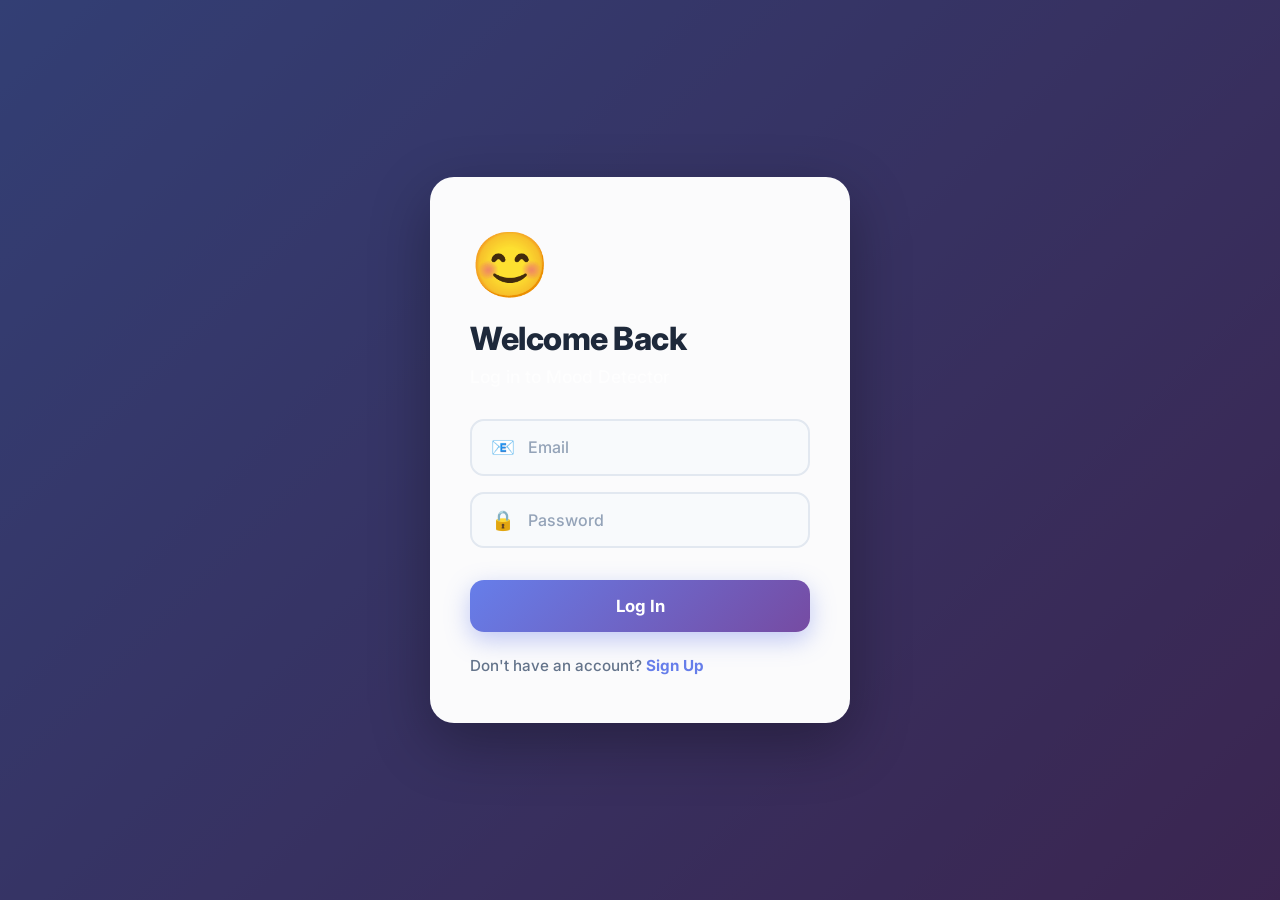
<file: login.html>
<!DOCTYPE html>
<html lang="en">
<head>
  <meta charset="UTF-8"/>
  <meta name="viewport" content="width=device-width, initial-scale=1.0"/>
  <title>Login – Mood Detector</title>
  <link rel="stylesheet" href="style.css"/>
</head>
<body>
  <div class="auth-box">
    <div class="auth-logo">😊</div>
    <h2>Welcome Back</h2>
    <p class="subtitle">Log in to Mood Detector</p>

    <form id="login-form">
      <div class="input-group">
        <span>📧</span>
        <input type="email" id="email" placeholder="Email" required/>
      </div>
      <div class="input-group">
        <span>🔒</span>
        <input type="password" id="password" placeholder="Password" required/>
      </div>
      <div id="error-msg" class="error-msg"></div>
      <button type="submit" class="auth-btn">Log In</button>
    </form>

    <p class="auth-switch">Don't have an account? <a href="signup.html">Sign Up</a></p>
  </div>
  <script src="auth.js"></script>
  <script>
    document.querySelectorAll('.auth-btn').forEach(btn => {
      btn.addEventListener('click', function(e) {
        const r = document.createElement('span');
        r.className = 'ripple';
        const rect = btn.getBoundingClientRect();
        r.style.left = (e.clientX - rect.left - 5) + 'px';
        r.style.top  = (e.clientY - rect.top - 5) + 'px';
        btn.appendChild(r);
        setTimeout(() => r.remove(), 600);
      });
    });
  </script>
</body>
</html>
</file>
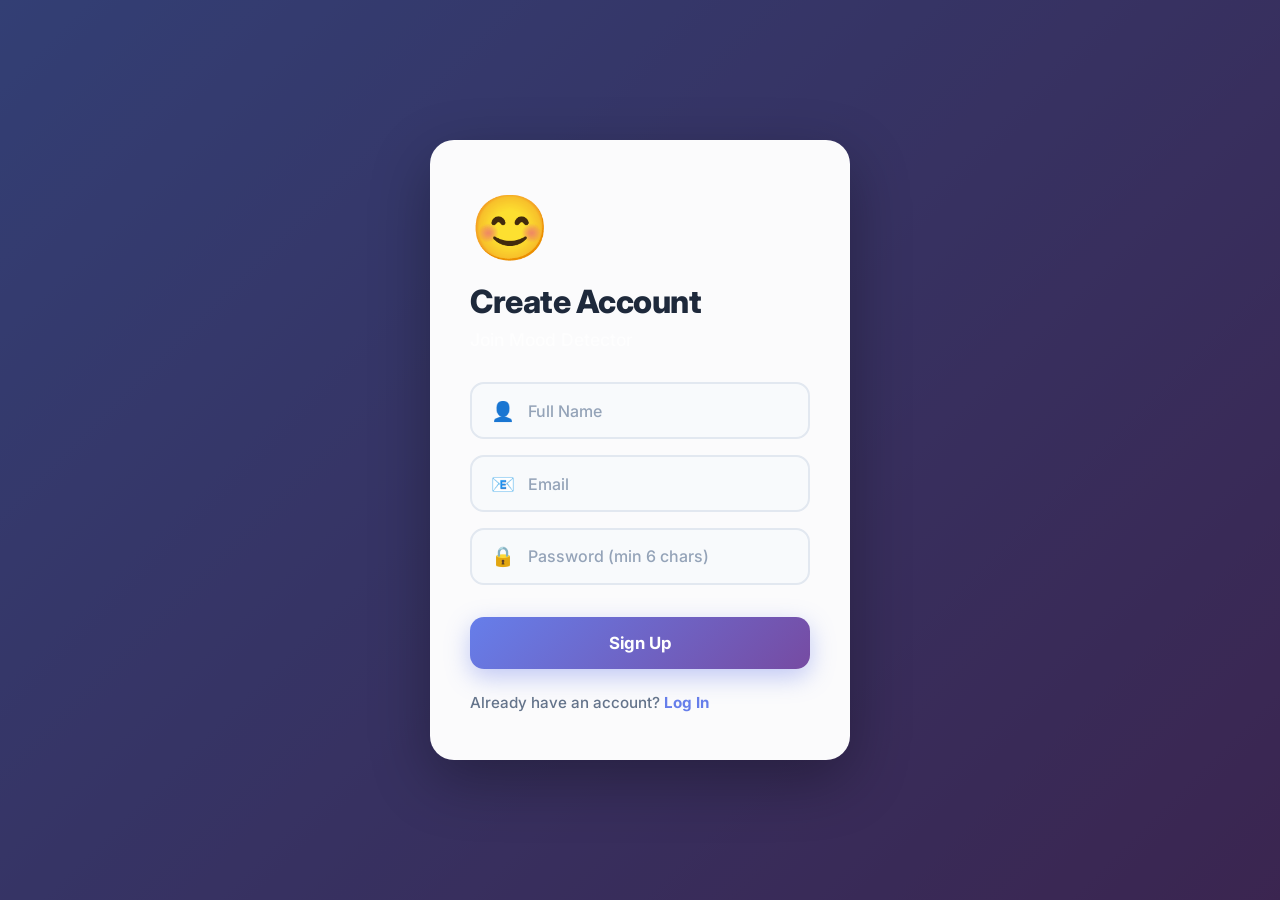
<file: signup.html>
<!DOCTYPE html>
<html lang="en">
<head>
  <meta charset="UTF-8"/>
  <meta name="viewport" content="width=device-width, initial-scale=1.0"/>
  <title>Sign Up – Mood Detector</title>
  <link rel="stylesheet" href="style.css"/>
</head>
<body>
  <div class="auth-box">
    <div class="auth-logo">😊</div>
    <h2>Create Account</h2>
    <p class="subtitle">Join Mood Detector</p>

    <form id="signup-form">
      <div class="input-group">
        <span>👤</span>
        <input type="text" id="name" placeholder="Full Name" required/>
      </div>
      <div class="input-group">
        <span>📧</span>
        <input type="email" id="email" placeholder="Email" required/>
      </div>
      <div class="input-group">
        <span>🔒</span>
        <input type="password" id="password" placeholder="Password (min 6 chars)" minlength="6" required/>
      </div>
      <div class="strength-wrap">
        <div class="strength-track"><div id="strength-bar" class="strength-bar"></div></div>
        <span id="strength-label" class="strength-label"></span>
      </div>
      <div id="error-msg" class="error-msg"></div>
      <button type="submit" class="auth-btn">Sign Up</button>
    </form>

    <p class="auth-switch">Already have an account? <a href="login.html">Log In</a></p>
  </div>
  <script src="auth.js"></script>
  <script>
    document.querySelectorAll('.auth-btn').forEach(btn => {
      btn.addEventListener('click', function(e) {
        const r = document.createElement('span');
        r.className = 'ripple';
        const rect = btn.getBoundingClientRect();
        r.style.left = (e.clientX - rect.left - 5) + 'px';
        r.style.top  = (e.clientY - rect.top - 5) + 'px';
        btn.appendChild(r);
        setTimeout(() => r.remove(), 600);
      });
    });
  </script>
</body>
</html>
</file>
<file: style.css>
@import url('https://fonts.googleapis.com/css2?family=Inter:wght@400;500;600;700;800&display=swap');

* { box-sizing: border-box; margin: 0; padding: 0; }

/* ── Keyframes ── */
@keyframes fadeUp {
  from { opacity:0; transform:translateY(20px); }
  to   { opacity:1; transform:translateY(0); }
}
@keyframes scaleIn {
  from { opacity:0; transform:scale(0.9); }
  to   { opacity:1; transform:scale(1); }
}
@keyframes bounceIn {
  0%   { transform:scale(0.3); opacity:0; }
  50%  { transform:scale(1.05); }
  100% { transform:scale(1); opacity:1; }
}
@keyframes shimmer {
  0%   { background-position:-200% center; }
  100% { background-position:200% center; }
}
@keyframes pulse {
  0%,100% { opacity:1; }
  50%      { opacity:0.5; }
}
@keyframes slideDown {
  from { opacity:0; transform:translateY(-10px); }
  to   { opacity:1; transform:translateY(0); }
}
@keyframes barGrow { from { width:0 !important; } }
@keyframes scanLine {
  0%   { top:0; opacity:0.8; }
  100% { top:100%; opacity:0; }
}
@keyframes glow {
  0%,100% { box-shadow:0 0 20px rgba(99,102,241,0.3); }
  50%      { box-shadow:0 0 40px rgba(99,102,241,0.6); }
}

/* ══════════════════════════════════
   GLOBAL
══════════════════════════════════ */
body {
  font-family:'Inter',sans-serif;
  background:#f8fafc;
  min-height:100vh;
  color:#0f172a;
}

/* ══════════════════════════════════
   HUD BODY (index page)
══════════════════════════════════ */
body.hud-body {
  background:#f8fafc;
  padding:1.5rem;
  position:relative;
  overflow:hidden;
}

body.hud-body .bg-video {
  position:fixed;
  top:50%;
  left:50%;
  min-width:100%;
  min-height:100%;
  width:auto;
  height:auto;
  transform:translate(-50%, -50%);
  z-index:0;
  object-fit:cover;
  opacity:0.15;
  filter:blur(2px);
}

.hud-shell {
  max-width:1200px;
  margin:0 auto;
  animation:fadeUp 0.6s ease both;
  position:relative;
  z-index:1;
}

/* ── Topbar ── */
.hud-topbar {
  display:flex;
  align-items:center;
  justify-content:space-between;
  background:rgba(255,255,255,0.98);
  backdrop-filter:blur(20px);
  padding:1rem 1.5rem;
  border-radius:16px;
  margin-bottom:1.5rem;
  box-shadow:0 4px 20px rgba(0,0,0,0.08);
  gap:1rem;
  flex-wrap:wrap;
  border:1px solid rgba(102,126,234,0.1);
}

.hud-brand {
  display:flex;
  align-items:center;
  gap:0.8rem;
}

.hud-dot {
  width:10px;
  height:10px;
  border-radius:50%;
  background:#10b981;
  animation:pulse 2s ease-in-out infinite;
  box-shadow:0 0 10px #10b981;
}

.hud-title {
  font-size:1.4rem;
  font-weight:800;
  color:#1e293b;
  letter-spacing:-0.5px;
}

.hud-title .accent {
  background:linear-gradient(135deg, #667eea, #764ba2);
  -webkit-background-clip:text;
  -webkit-text-fill-color:transparent;
  background-clip:text;
}

.hud-ver {
  font-size:0.7rem;
  color:#94a3b8;
  font-weight:600;
}

.hud-stats {
  display:flex;
  gap:2rem;
}

.hud-stat {
  display:flex;
  flex-direction:column;
  align-items:center;
  gap:4px;
}

.sl {
  font-size:0.65rem;
  color:#64748b;
  font-weight:600;
  letter-spacing:1px;
  text-transform:uppercase;
}

.sv {
  font-size:1.1rem;
  font-weight:700;
  background:linear-gradient(135deg, #667eea, #764ba2);
  -webkit-background-clip:text;
  -webkit-text-fill-color:transparent;
  background-clip:text;
}

.hud-right {
  display:flex;
  align-items:center;
  gap:1rem;
}

.hud-user {
  font-size:0.85rem;
  color:#475569;
  font-weight:600;
}

.hud-exit {
  background:#fee2e2;
  border:none;
  color:#dc2626;
  padding:0.5rem 1rem;
  border-radius:10px;
  cursor:pointer;
  font-size:0.8rem;
  font-weight:700;
  transition:all 0.2s;
  font-family:inherit;
}

.hud-exit:hover {
  background:#fecaca;
  transform:translateY(-2px);
  box-shadow:0 4px 12px rgba(220,38,38,0.2);
}

/* ── Main grid ── */
.hud-main {
  display:grid;
  grid-template-columns:1fr 340px;
  gap:1.5rem;
  align-items:start;
}

@media(max-width:900px){
  .hud-main { grid-template-columns:1fr; }
}

/* ── Camera panel ── */
.cam-panel {
  display:flex;
  flex-direction:column;
  gap:1rem;
}

.cam-chips {
  display:flex;
  gap:0.6rem;
  flex-wrap:wrap;
}

.chip {
  font-size:0.7rem;
  font-weight:600;
  color:#667eea;
  background:rgba(255,255,255,0.95);
  border:1px solid rgba(102,126,234,0.3);
  border-radius:8px;
  padding:0.4rem 0.8rem;
  letter-spacing:0.5px;
  box-shadow:0 2px 8px rgba(0,0,0,0.05);
}

.live-chip {
  color:#10b981;
  border-color:rgba(16,185,129,0.3);
  background:rgba(16,185,129,0.1);
  animation:pulse 2s ease-in-out infinite;
}

/* ── Video wrapper ── */
.video-wrapper {
  position:relative;
  border-radius:20px;
  overflow:hidden;
  background:#000;
  box-shadow:0 20px 60px rgba(102,126,234,0.3);
  border:2px solid rgba(102,126,234,0.2);
}

#video {
  display:block;
  width:100%;
  border-radius:20px;
  transform:scaleX(-1);
}

#video.rear { transform:scaleX(1); }

#overlay {
  position:absolute;
  top:0;
  left:0;
  width:100%;
  height:100%;
}

/* Scan line */
.scan-line {
  position:absolute;
  left:0;
  right:0;
  height:3px;
  background:linear-gradient(90deg, transparent, #667eea, #764ba2, transparent);
  box-shadow:0 0 20px rgba(102,126,234,0.8);
  animation:scanLine 3s linear infinite;
  pointer-events:none;
  z-index:10;
}

/* Corner brackets */
.scan-corners {
  position:absolute;
  inset:0;
  pointer-events:none;
  z-index:10;
}

.sc {
  position:absolute;
  width:30px;
  height:30px;
  border-color:#667eea;
  border-style:solid;
  opacity:0.8;
}

.tl { top:15px; left:15px; border-width:3px 0 0 3px; }
.tr { top:15px; right:15px; border-width:3px 3px 0 0; }
.bl { bottom:15px; left:15px; border-width:0 0 3px 3px; }
.br { bottom:15px; right:15px; border-width:0 3px 3px 0; }

/* Crosshair */
.crosshair {
  position:absolute;
  top:50%;
  left:50%;
  transform:translate(-50%, -50%);
  width:50px;
  height:50px;
  pointer-events:none;
  z-index:10;
  opacity:0.3;
}

.ch-h {
  position:absolute;
  top:50%;
  left:0;
  right:0;
  height:2px;
  background:#667eea;
  transform:translateY(-50%);
}

.ch-v {
  position:absolute;
  left:50%;
  top:0;
  bottom:0;
  width:2px;
  background:#667eea;
  transform:translateX(-50%);
}

/* Flip button */
#flip-btn {
  position:absolute;
  bottom:15px;
  right:15px;
  background:rgba(255,255,255,0.95);
  backdrop-filter:blur(10px);
  border:none;
  border-radius:12px;
  padding:0.6rem 1rem;
  font-size:0.8rem;
  font-weight:700;
  color:#667eea;
  cursor:pointer;
  z-index:20;
  transition:all 0.2s;
  font-family:inherit;
  box-shadow:0 4px 12px rgba(0,0,0,0.2);
}

#flip-btn:hover {
  background:#fff;
  transform:scale(1.05);
}

/* ── Timer ── */
.timer-wrap {
  animation:slideDown 0.4s ease both;
}

.timer-wrap.hidden {
  display:none;
}

.timer-head {
  display:flex;
  justify-content:space-between;
  font-size:0.8rem;
  font-weight:700;
  color:rgba(255,255,255,0.9);
  margin-bottom:0.5rem;
  letter-spacing:0.5px;
}

.timer-track {
  width:100%;
  background:rgba(255,255,255,0.2);
  border-radius:10px;
  height:8px;
  overflow:hidden;
}

.timer-fill {
  height:100%;
  width:0%;
  background:linear-gradient(90deg, #10b981, #34d399);
  border-radius:10px;
  transition:width 0.2s linear;
  box-shadow:0 0 15px rgba(16,185,129,0.6);
}

/* ── Status row ── */
.status-row {
  display:flex;
  align-items:center;
  justify-content:space-between;
  gap:0.8rem;
  background:rgba(255,255,255,0.98);
  padding:0.8rem 1rem;
  border-radius:12px;
  border:1px solid rgba(102,126,234,0.1);
  box-shadow:0 2px 12px rgba(0,0,0,0.05);
}

.hud-status {
  font-size:0.85rem;
  color:#475569;
  font-weight:500;
}

.signal-pill {
  font-size:0.7rem;
  font-weight:700;
  color:#64748b;
  background:#f1f5f9;
  border-radius:20px;
  padding:0.3rem 0.8rem;
  letter-spacing:0.5px;
  transition:all 0.3s;
}

.signal-live {
  color:#10b981;
  background:rgba(16,185,129,0.1);
}

/* ── Telemetry panel ── */
.tele-panel {
  display:flex;
  flex-direction:column;
  gap:1rem;
}

.tele-head {
  background:rgba(255,255,255,0.98);
  backdrop-filter:blur(20px);
  padding:1rem 1.2rem;
  border-radius:16px;
  box-shadow:0 4px 20px rgba(0,0,0,0.08);
  border:1px solid rgba(102,126,234,0.1);
}

.tele-title {
  font-size:0.7rem;
  font-weight:700;
  color:#667eea;
  letter-spacing:2px;
  text-transform:uppercase;
  display:block;
  margin-bottom:0.3rem;
}

.tele-sub {
  font-size:0.85rem;
  color:#64748b;
  font-weight:500;
}

/* Idle */
.tele-idle {
  display:flex;
  flex-direction:column;
  align-items:center;
  gap:0.8rem;
  background:rgba(255,255,255,0.98);
  padding:2rem 1.5rem;
  border-radius:16px;
  box-shadow:0 4px 20px rgba(0,0,0,0.08);
  border:1px solid rgba(102,126,234,0.1);
}

.idle-icon {
  font-size:3rem;
  color:#cbd5e1;
  animation:pulse 2s ease-in-out infinite;
}

.tele-idle p {
  font-size:0.85rem;
  color:#64748b;
  font-weight:500;
}

/* Mood card */
.mood-card {
  background:rgba(255,255,255,0.98);
  backdrop-filter:blur(20px);
  border-radius:16px;
  padding:1.2rem;
  box-shadow:0 4px 20px rgba(0,0,0,0.08);
  animation:scaleIn 0.4s ease both;
  border:1px solid rgba(102,126,234,0.1);
}

.mood-card.hidden {
  display:none;
}

#face-canvas {
  border:3px solid #e2e8f0;
  background:#f8fafc;
  border-radius:50%;
  margin-bottom:0.8rem;
  box-shadow:0 4px 12px rgba(0,0,0,0.1);
}

.mood-label {
  font-size:1rem;
  font-weight:700;
  color:#1e293b;
  margin-bottom:0.8rem;
  letter-spacing:-0.3px;
}

/* Person rows */
.person-row {
  display:flex;
  align-items:center;
  gap:0.8rem;
  padding:0.8rem 0;
  border-bottom:1px solid #f1f5f9;
}

.person-row:last-child {
  border-bottom:none;
}

.person-avatar {
  width:44px;
  height:44px;
  border-radius:12px;
  object-fit:cover;
  flex-shrink:0;
}

.person-avatar-placeholder {
  width:44px;
  height:44px;
  border-radius:12px;
  background:linear-gradient(135deg, #667eea, #764ba2);
  display:flex;
  align-items:center;
  justify-content:center;
  font-size:0.9rem;
  color:#fff;
  font-weight:700;
  flex-shrink:0;
}

.person-meta {
  flex:1;
  display:flex;
  flex-direction:column;
  gap:0.4rem;
}

.person-title {
  display:flex;
  justify-content:space-between;
  align-items:center;
}

.person-title strong {
  font-size:0.9rem;
  font-weight:700;
}

.person-state {
  font-size:0.7rem;
  color:#94a3b8;
  font-weight:600;
  text-transform:uppercase;
  letter-spacing:0.5px;
}

.person-detail {
  display:flex;
  justify-content:space-between;
  font-size:0.75rem;
  color:#64748b;
  font-weight:500;
}

.bar-container {
  display:flex;
  flex-direction:column;
  gap:0.5rem;
}

.bar-track {
  flex:1;
  background:#f1f5f9;
  border-radius:10px;
  height:6px;
  overflow:hidden;
}

.bar-fill {
  height:100%;
  border-radius:10px;
  transition:width 0.6s cubic-bezier(0.4,0,0.2,1);
  animation:barGrow 0.8s ease both;
}

/* Tele info */
.tele-info {
  background:rgba(255,255,255,0.98);
  border-radius:16px;
  padding:1rem 1.2rem;
  box-shadow:0 4px 20px rgba(0,0,0,0.08);
  display:flex;
  flex-direction:column;
  gap:0.6rem;
  border:1px solid rgba(102,126,234,0.1);
}

.ti-row {
  display:flex;
  justify-content:space-between;
  font-size:0.8rem;
  color:#64748b;
  font-weight:500;
}

.ti-row span:first-child {
  font-weight:600;
  color:#475569;
}

/* ══════════════════════════════════
   AUTH PAGES
══════════════════════════════════ */
body:not(.hud-body) {
  background:linear-gradient(135deg, #667eea 0%, #764ba2 100%);
  display:flex;
  align-items:center;
  justify-content:center;
  padding:2rem;
  position:relative;
  overflow-x:hidden;
  overflow-y:auto;
}

body:not(.hud-body)::before {
  content:'';
  position:fixed;
  inset:0;
  background:rgba(0,0,0,0.5);
  z-index:0;
}

.bg-video {
  position:fixed;
  top:50%;
  left:50%;
  min-width:100%;
  min-height:100%;
  width:auto;
  height:auto;
  transform:translate(-50%, -50%);
  z-index:-1;
  object-fit:cover;
  opacity:0.4;
  filter:blur(3px);
}

.container {
  text-align:center;
  max-width:600px;
  width:100%;
  animation:fadeUp 0.6s ease both;
}

h1 {
  font-size:2.5rem;
  font-weight:800;
  color:#fff;
  margin-bottom:0.5rem;
  letter-spacing:-1px;
}

.subtitle {
  color:rgba(255,255,255,0.8);
  margin-bottom:2rem;
  font-size:1.1rem;
  font-weight:500;
}

.auth-box {
  background:rgba(255,255,255,0.98);
  backdrop-filter:blur(20px);
  border-radius:24px;
  padding:3rem 2.5rem;
  width:100%;
  max-width:420px;
  margin:0 auto;
  box-shadow:0 20px 60px rgba(0,0,0,0.3);
  animation:scaleIn 0.5s ease both;
}

.auth-logo {
  font-size:4rem;
  margin-bottom:1rem;
  animation:bounceIn 0.8s ease both;
}

.auth-box h2 {
  font-size:2rem;
  font-weight:800;
  color:#1e293b;
  margin-bottom:0.5rem;
  letter-spacing:-0.5px;
}

.input-group {
  display:flex;
  align-items:center;
  background:#f8fafc;
  border:2px solid #e2e8f0;
  border-radius:14px;
  padding:0.9rem 1.2rem;
  margin:1rem 0;
  gap:0.8rem;
  transition:all 0.2s;
}

.input-group:focus-within {
  border-color:#667eea;
  background:#fff;
  box-shadow:0 0 0 4px rgba(102,126,234,0.1);
}

.input-group span {
  font-size:1.2rem;
}

.input-group input {
  background:none;
  border:none;
  outline:none;
  color:#1e293b;
  font-size:1rem;
  width:100%;
  font-family:inherit;
  font-weight:500;
}

.input-group input::placeholder {
  color:#94a3b8;
}

.auth-btn {
  width:100%;
  padding:1rem;
  margin-top:1rem;
  background:linear-gradient(135deg, #667eea, #764ba2);
  border:none;
  border-radius:14px;
  color:#fff;
  font-size:1.05rem;
  font-weight:700;
  cursor:pointer;
  transition:all 0.3s;
  box-shadow:0 8px 24px rgba(102,126,234,0.4);
  font-family:inherit;
}

.auth-btn:hover {
  transform:translateY(-2px);
  box-shadow:0 12px 32px rgba(102,126,234,0.5);
}

.auth-btn:active {
  transform:translateY(0);
}

.error-msg {
  color:#ef4444;
  font-size:0.9rem;
  margin-top:0.5rem;
  font-weight:500;
}

.auth-switch {
  margin-top:1.5rem;
  font-size:0.95rem;
  color:#64748b;
  font-weight:500;
}

.auth-switch a {
  color:#667eea;
  text-decoration:none;
  font-weight:700;
  transition:color 0.2s;
}

.auth-switch a:hover {
  color:#764ba2;
}

/* Topbar (result page) */
.topbar {
  display:flex;
  justify-content:space-between;
  align-items:center;
  background:rgba(255,255,255,0.95);
  backdrop-filter:blur(20px);
  padding:1rem 1.5rem;
  border-radius:16px;
  margin-bottom:2rem;
  box-shadow:0 4px 20px rgba(0,0,0,0.1);
}

.topbar span {
  font-size:1rem;
  font-weight:700;
  color:#1e293b;
}

.logout-btn {
  background:#fee2e2;
  border:none;
  color:#dc2626;
  padding:0.5rem 1rem;
  border-radius:10px;
  cursor:pointer;
  font-size:0.85rem;
  font-weight:700;
  transition:all 0.2s;
  font-family:inherit;
}

.logout-btn:hover {
  background:#fecaca;
  transform:translateY(-2px);
}

/* ══════════════════════════════════
   RESULT PAGE
══════════════════════════════════ */
.result-card {
  background:rgba(255,255,255,0.98);
  backdrop-filter:blur(20px);
  border-radius:24px;
  padding:2.5rem;
  box-shadow:0 20px 60px rgba(0,0,0,0.2);
  max-width:500px;
  margin:0 auto 1.5rem;
  animation:scaleIn 0.5s ease both;
  transition:transform 0.3s;
}

.result-card:hover {
  transform:translateY(-4px);
}

.result-icon {
  font-size:5rem;
  margin-bottom:1rem;
  animation:bounceIn 0.7s ease both;
}

.result-label {
  font-size:2.2rem;
  font-weight:800;
  text-transform:uppercase;
  letter-spacing:1px;
  margin-bottom:0.8rem;
}

.result-message {
  font-size:1.05rem;
  color:#64748b;
  margin-bottom:1.5rem;
  font-style:italic;
  font-weight:500;
}

.divider {
  border:none;
  border-top:2px solid #f1f5f9;
  margin:1.5rem 0;
}

.breakdown-title {
  font-size:0.95rem;
  color:#64748b;
  margin-bottom:1rem;
  font-weight:700;
  text-transform:uppercase;
  letter-spacing:1px;
}

.person-header {
  display:flex;
  flex-direction:column;
  align-items:center;
  gap:0.5rem;
  margin-bottom:1rem;
}

.person-name {
  font-size:1.3rem;
  font-weight:800;
  letter-spacing:-0.3px;
}

.person-timing {
  font-size:0.8rem;
  color:#94a3b8;
  font-weight:500;
}

.person-photo {
  width:100px;
  height:100px;
  border-radius:20px;
  object-fit:cover;
  border:4px solid;
  margin-bottom:0.8rem;
  box-shadow:0 8px 24px rgba(0,0,0,0.15);
  animation:bounceIn 0.6s ease both;
  transition:transform 0.3s;
}

.person-photo:hover {
  transform:scale(1.05);
}

.person-photo-placeholder {
  width:100px;
  height:100px;
  border-radius:20px;
  border:4px solid;
  display:flex;
  align-items:center;
  justify-content:center;
  font-size:2.5rem;
  background:#f8fafc;
  margin-bottom:0.8rem;
  animation:bounceIn 0.6s ease both;
}

.bar-row {
  display:flex;
  align-items:center;
  gap:1rem;
  font-size:0.9rem;
  margin-bottom:0.6rem;
}

.bar-row span:first-child {
  width:100px;
  text-align:right;
  color:#475569;
  text-transform:capitalize;
  font-weight:600;
}

.bar-row .bar-track {
  flex:1;
  background:#f1f5f9;
  border-radius:10px;
  height:10px;
  overflow:hidden;
}

.bar-row .bar-fill {
  height:100%;
  border-radius:10px;
  transition:width 0.6s cubic-bezier(0.4,0,0.2,1);
  animation:barGrow 0.8s ease both;
}

.bar-row span:last-child {
  width:50px;
  text-align:left;
  color:#94a3b8;
  font-weight:700;
  font-size:0.85rem;
}

@media(max-width:600px){
  .auth-box { padding:2rem 1.5rem; }
  .result-card { padding:2rem 1.5rem; }
  h1 { font-size:2rem; }
}
</file>
